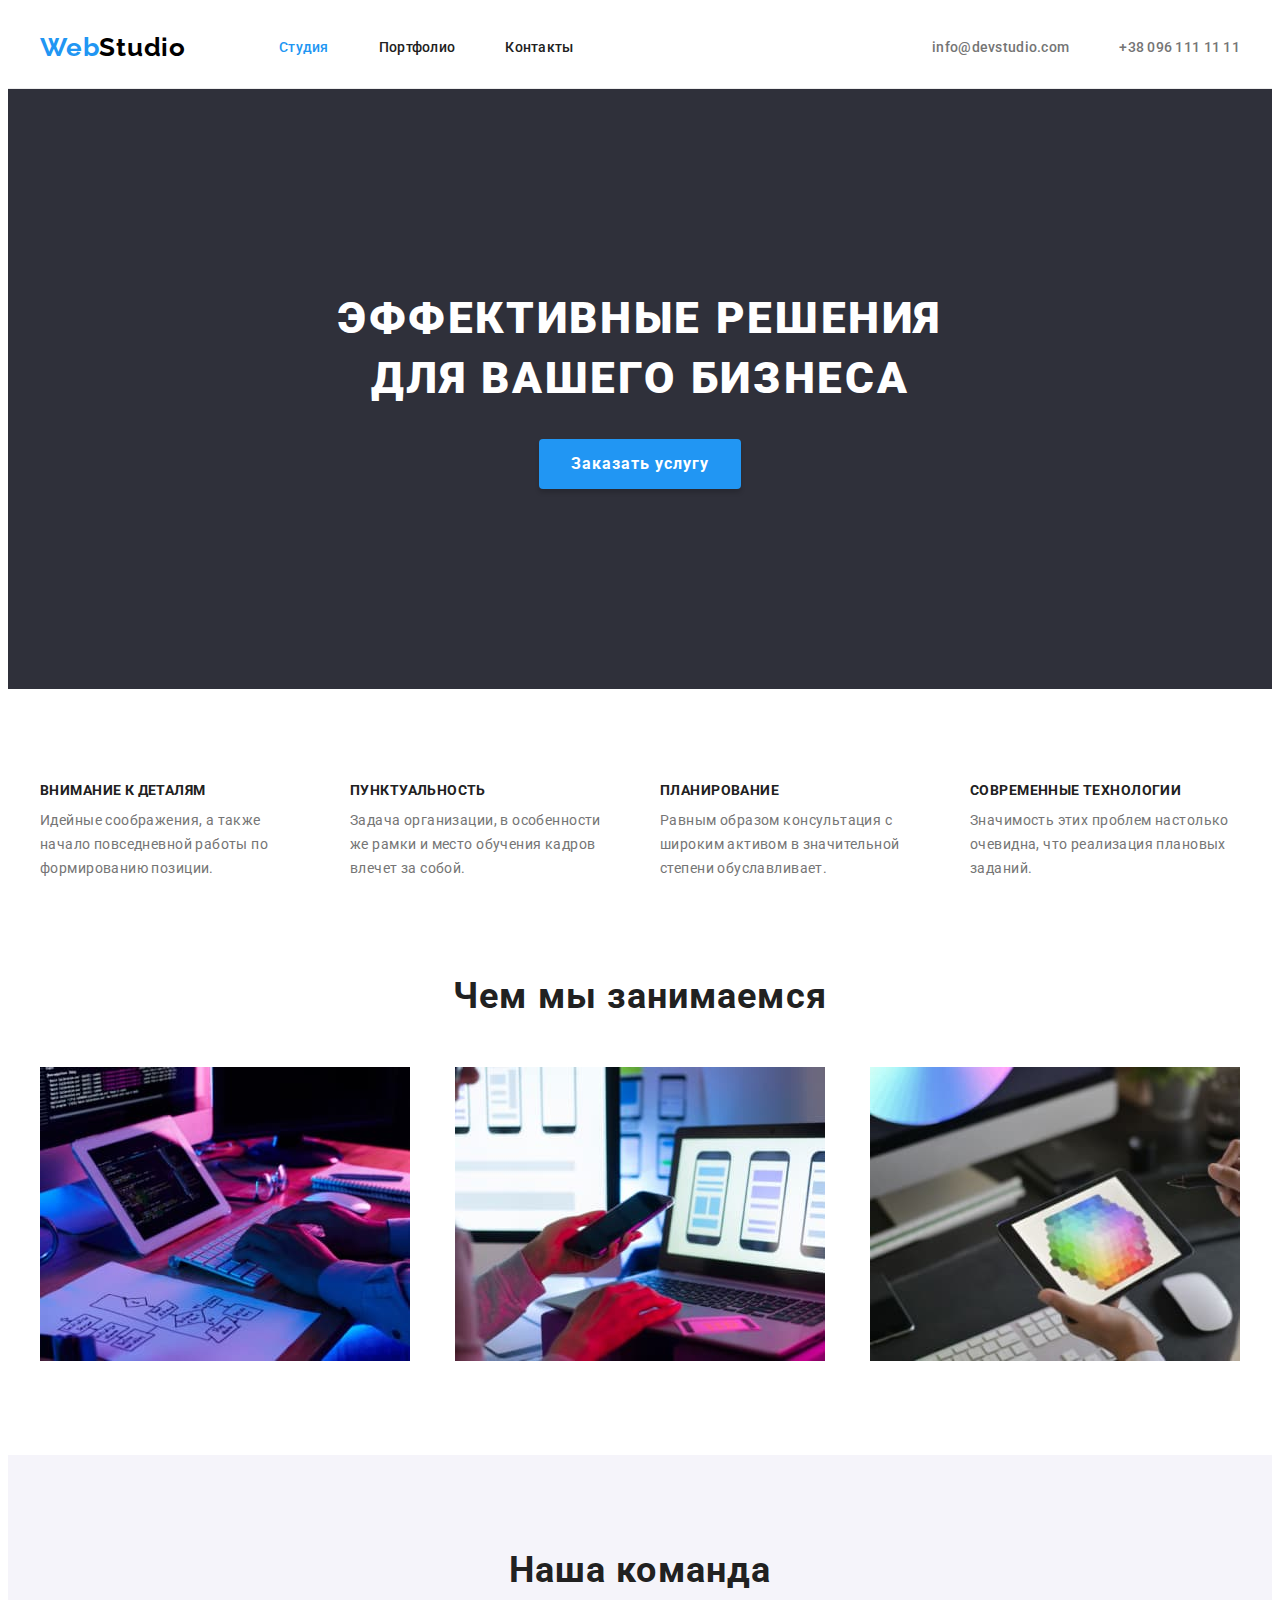
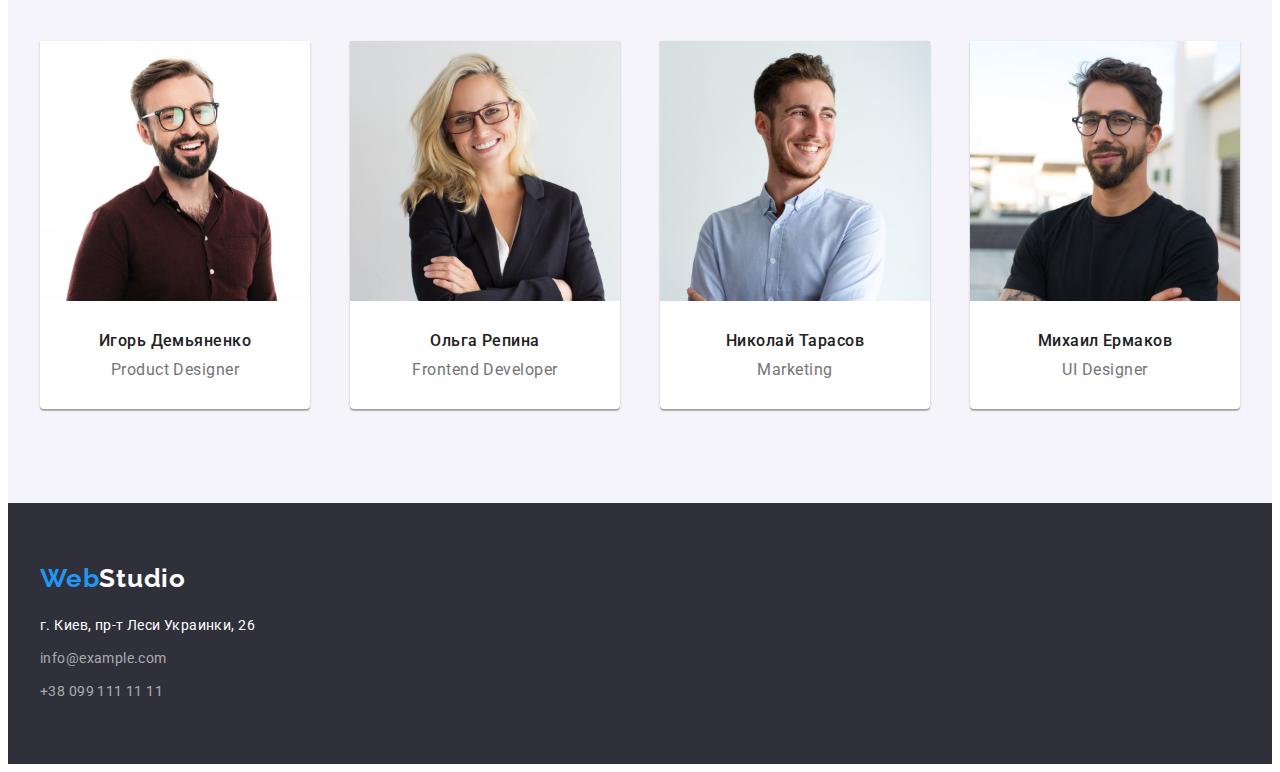
<file: index.html>
<!DOCTYPE html>
<html lang="ru">

<head>
    <meta charset="UTF-8">
    <meta http-equiv="X-UA-Compatible" content="IE=edge">
    <meta name="viewport" content="width=device-width, initial-scale=1.0">
    <title>WebStudio</title>
    <link rel="preconnect" href="https://fonts.googleapis.com">
    <link rel="preconnect" href="https://fonts.gstatic.com" crossorigin>
    <link
        href="https://fonts.googleapis.com/css2?family=Raleway:wght@700&family=Roboto:wght@400;500;700;900&display=swap"
        rel="stylesheet">
    <link rel="stylesheet" href="https://cdnjs.cloudflare.com/ajax/libs/modern-normalize/1.1.0/modern-normalize.min.css"
        integrity="sha512-wpPYUAdjBVSE4KJnH1VR1HeZfpl1ub8YT/NKx4PuQ5NmX2tKuGu6U/JRp5y+Y8XG2tV+wKQpNHVUX03MfMFn9Q=="
        crossorigin="anonymous" referrerpolicy="no-referrer" />

    <link rel="stylesheet" href="styles/styles.css">

</head>

<body>
    <!-- Шапка -->
    <header class="page-header">
        <div class="container header-nav">
            <nav class="page-nav">
                <a href="./index.html" class="header-logo"><span class="logo-first-part">Web</span>Studio</a>

                <ul class="site-nav list">
                    <li class="item"><a href="./index.html" class="link current">Студия</a></li>
                    <li class="item"><a href="./portfolio.html" class="link">Портфолио</a></li>
                    <li class="item"><a href="#main-footer" class="link"> Контакты</a></li>
                </ul>
            </nav>

            <ul class="header-contact list">
                <li class="item"><a href="mailto:info@devstudio.com" class="link">info@devstudio.com</a></li>
                <li class="item"><a href="tel:+380961111111" class="link">+38 096 111 11 11</a></li>
            </ul>
        </div>
    </header>

    <!-- Тело страницы -->
    <main>
        <!-- Баннер -->
        <section class="banner">
            <div class="container">
                <h1 class="banner-title">ЭФФЕКТИВНЫЕ РЕШЕНИЯ ДЛЯ ВАШЕГО БИЗНЕСА</h1>
                <button type="button" class="banner-btn">Заказать услугу</button>
            </div>
        </section>

        <!-- Особенности -->
        <section class="section peculiarities">
            <div class="container">
                <!-- Скрытый заголовок -->
                <h2 class="section-title visually-hidden">ОСОБЕННОСТИ</h2>
                <ul class="peculiarities-list list">
                    <li class="item">
                        <h3 class="title">Внимание к деталям</h3>
                        <p class="text">Идейные соображения, а также начало повседневной работы по
                            формированию позиции.</p>
                    </li>
                    <li class="item">
                        <h3 class="title">ПУНКТУАЛЬНОСТЬ</h3>
                        <p class="text">Задача организации, в особенности же рамки и место обучения
                            кадров влечет за собой.</p>
                    </li>
                    <li class="item">
                        <h3 class="title">ПЛАНИРОВАНИЕ</h3>
                        <p class="text">Равным образом консультация с широким активом в значительной
                            степени обуславливает.</p>
                    </li>
                    <li class="item">
                        <h3 class="title">СОВРЕМЕННЫЕ ТЕХНОЛОГИИ</h3>
                        <p class="text">Значимость этих проблем настолько очевидна, что реализация
                            плановых заданий.</p>
                    </li>

                </ul>
            </div>
        </section>

        <!-- Чем мы занимаемся -->
        <section class="section work">
            <div class="container">
                <h2 class="section-title">Чем мы занимаемся</h2>
                <ul class="work-list list">
                    <li>
                        <img src="./images/box1.jpg" alt="Написание веб сайтов" width="370" height="294">
                    </li>
                    <li>
                        <img src="./images/box2.jpg" alt="Написание прложений" width="370" height="294">
                    </li>
                    <li>
                        <img src="./images/box3.jpg" alt="Дизайн" width="370" height="294">
                    </li>
                </ul>
            </div>
        </section>

        <!-- Наша команда -->
        <section class="section team">
            <div class="container">
                <h2 class="section-title">Наша команда</h2>
                <ul class="team-list list">
                    <li class="item">
                        <img src="./images/person1.jpg" class="img" alt="Сотрудник" width="270" height="260">
                        <h3 class="title">Игорь Демьяненко</h3>
                        <p class="text" lang="en">Product Designer</p>
                    </li>
                    <li class="item">
                        <img src="./images/person2.jpg" class="img" alt="Сотрудник" width="270" height="260">
                        <h3 class="title">Ольга Репина</h3>
                        <p class="text" lang="en">Frontend Developer</p>
                    </li>
                    <li class="item">
                        <img src="./images/person3.jpg" class="img" alt="Сотрудник" width="270" height="260">
                        <h3 class="title">Николай Тарасов</h3>
                        <p class="text" lang="en">Marketing</p>
                    </li>
                    <li class="item">
                        <img src="./images/person4.jpg" class="img" alt="Сотрудник" width="270" height="260">
                        <h3 class="title">Михаил Ермаков</h3>
                        <p class="text" lang="en">UI Designer</p>
                    </li>
                </ul>
            </div>
        </section>
    </main>

    <!-- Футтер -->
    <footer class="page-footer" id="main-footer">
        <div class="container"><a href="./index.html" class="footer-logo"><span
                    class="logo-first-part">Web</span>Studio</a>

            <address>
                <ul class="footer-contact list">
                    <li>
                        <p class="footer-adress">г. Киев, пр-т Леси Украинки, 26</p>
                    </li>
                    <li><a href="mailto:info@example.com" class="link mail">info@example.com</a></li>
                    <li><a href="tel:+380991111111" class="link tel">+38 099 111 11 11</a></li>
                </ul>
            </address>
        </div>

    </footer>
</body>

</html>
</file>
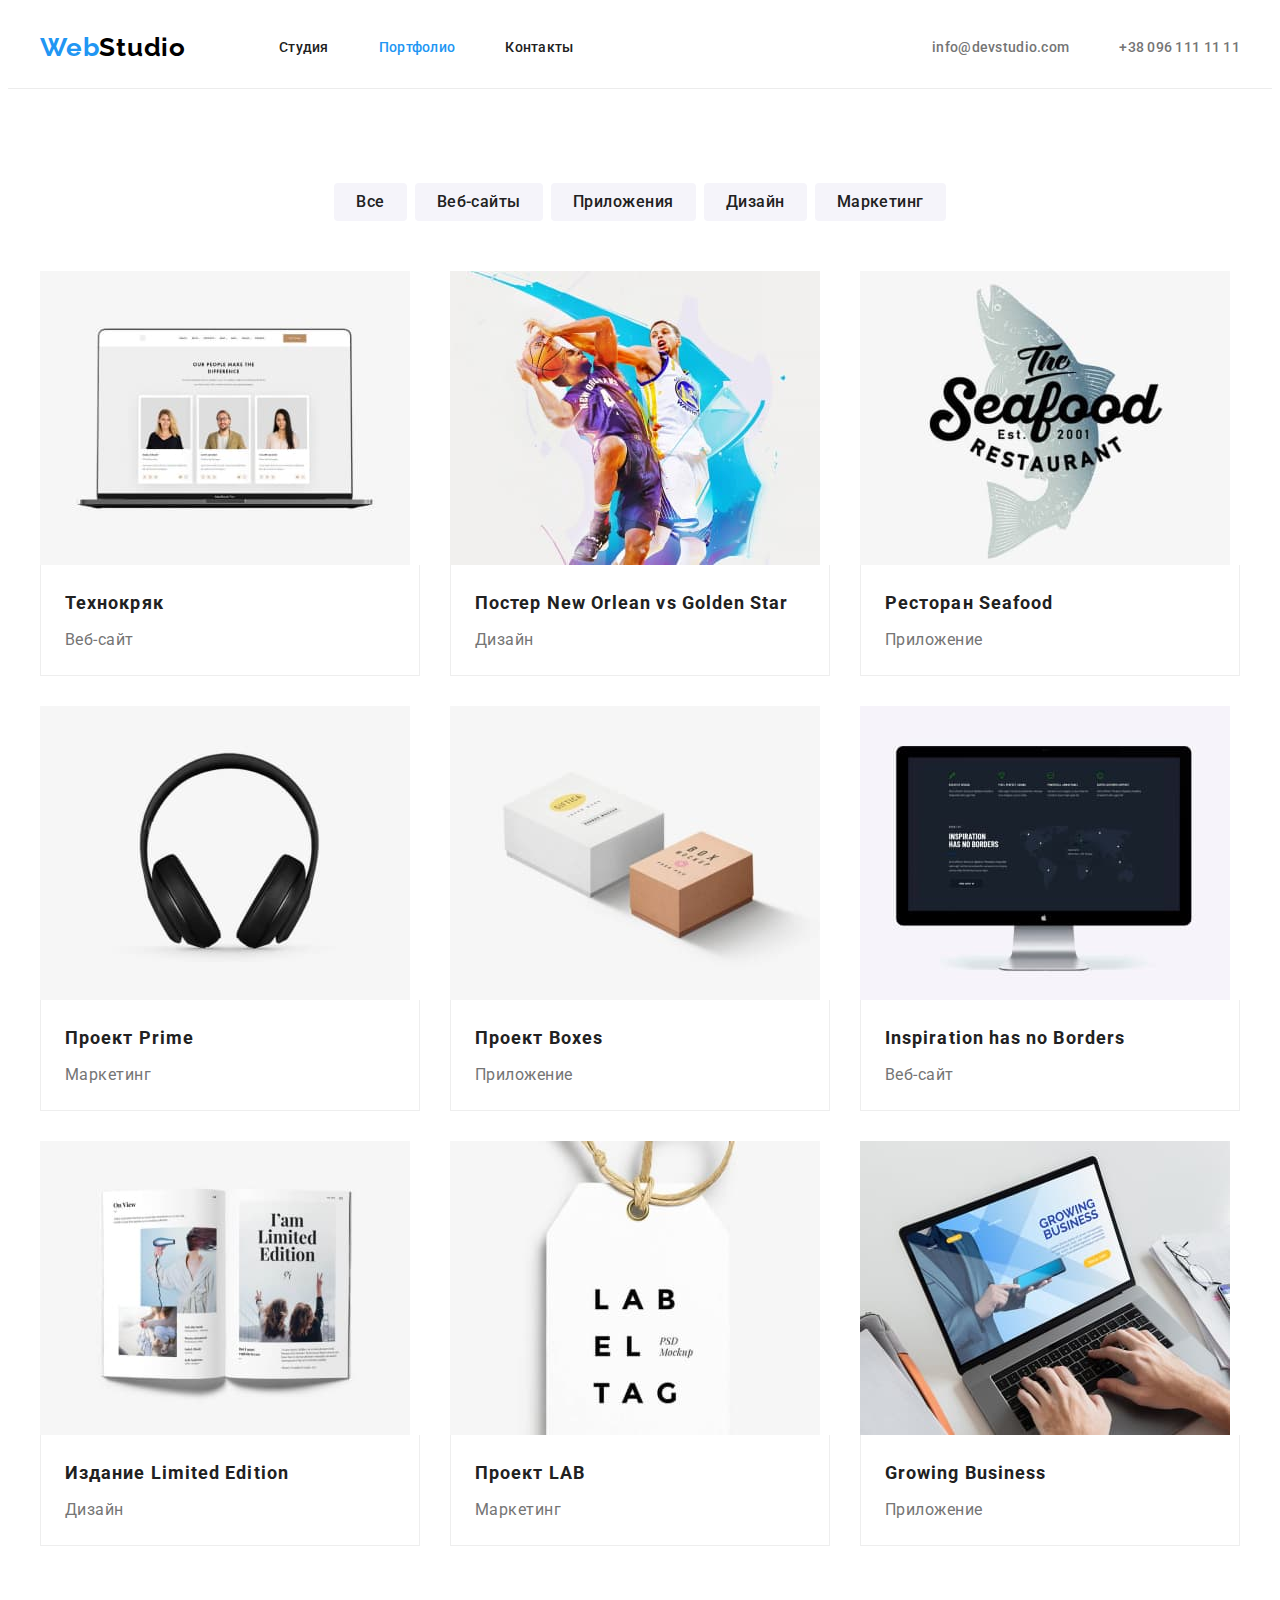
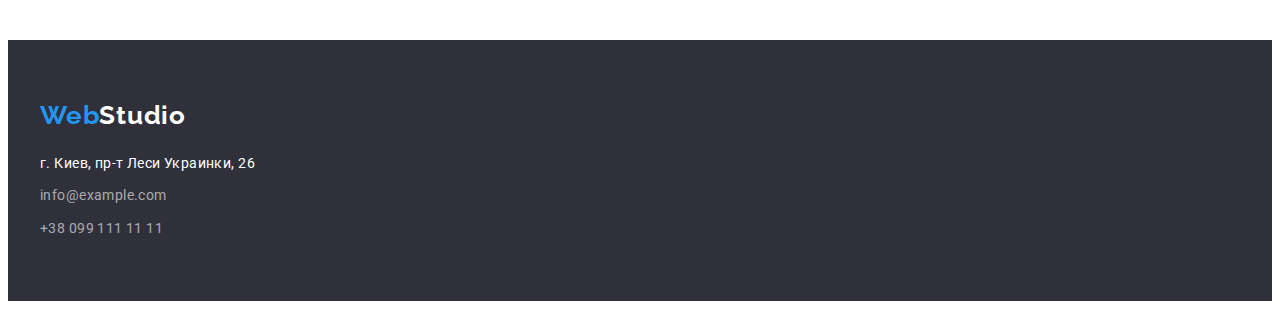
<file: portfolio.html>
<!DOCTYPE html>
<html lang="ru">

<head>
    <meta charset="UTF-8">
    <meta http-equiv="X-UA-Compatible" content="IE=edge">
    <meta name="viewport" content="width=device-width, initial-scale=1.0">
    <title>WebStudio</title>
    <link rel="preconnect" href="https://fonts.googleapis.com">
    <link rel="preconnect" href="https://fonts.gstatic.com" crossorigin>
    <link
        href="https://fonts.googleapis.com/css2?family=Raleway:wght@700&family=Roboto:wght@400;500;700;900&display=swap"
        rel="stylesheet">
    <link rel="stylesheet" href="https://cdnjs.cloudflare.com/ajax/libs/modern-normalize/1.1.0/modern-normalize.min.css"
        integrity="sha512-wpPYUAdjBVSE4KJnH1VR1HeZfpl1ub8YT/NKx4PuQ5NmX2tKuGu6U/JRp5y+Y8XG2tV+wKQpNHVUX03MfMFn9Q=="
        crossorigin="anonymous" referrerpolicy="no-referrer" />

    <link rel="stylesheet" href="styles/styles.css">
</head>

<body>
    <!-- Шапка -->
    <header class="page-header">
        <div class="container header-nav">
            <nav class="page-nav">
                <a href="./index.html" class="header-logo"><span class="logo-first-part">Web</span>Studio</a>

                <ul class="site-nav list">
                    <li class="item"><a href="./index.html" class="link">Студия</a></li>
                    <li class="item"><a href="./portfolio.html" class="link current">Портфолио</a></li>
                    <li class="item"><a href="#portfolio-footer" class="link"> Контакты</a></li>
                </ul>
            </nav>

            <ul class="header-contact list">
                <li class="item"><a href="mailto:info@devstudio.com" class="link">info@devstudio.com</a></li>
                <li class="item"><a href="tel:+380961111111" class="link">+38 096 111 11 11</a></li>
            </ul>
        </div>
    </header>

    <!-- Тело страницы -->
    <main>
        <section class="portfolio">
            <div class="container">
                <!-- Скрытый заголовок -->
                <h1 class="visually-hidden">Портофолио</h1>
                <ul class="portfolio-filter list">
                    <li class="item"><button type="button" class="btn">Все</button></li>
                    <li class="item"><button type="button" class="btn">Веб-сайты</button></li>
                    <li class="item"><button type="button" class="btn">Приложения</button></li>
                    <li class="item"><button type="button" class="btn">Дизайн</button></li>
                    <li class="item"><button type="button" class="btn">Маркетинг</button></li>
                </ul>

                <ul class="portfolio-project list">
                    <li class="item">
                        <a href="" class="link">
                            <img src="./images/portfolio-img/portfolio-project-1.jpg" class="img"
                                alt="Ноутбук с изображением веб-сайта" width="370" height="294">
                            <div class="img-sign">
                                <h2 class="title">Технокряк</h2>
                                <p class="text">Веб-сайт</p>
                            </div>
                        </a>
                    </li>
                    <li class="item">
                        <a href="" class="link">
                            <img src="./images/portfolio-img/portfolio-project-2.jpg" class="img"
                                alt="Два баскетболиста" width="370" height="294">
                            <div class="img-sign">
                                <h2 class="title">Постер New Orlean vs Golden Star</h2>
                                <p class="text">Дизайн</p>
                            </div>
                        </a>
                    </li>
                    <li class="item">
                        <a href="" class="link">
                            <img src=" ./images/portfolio-img/portfolio-project-3.jpg" class="img"
                                alt="Рыба с логотипом компании" width="370" height="294">
                            <div class="img-sign">
                                <h2 class="title">Ресторан Seafood</h2>
                                <p class="text">Приложение</p>
                            </div>
                        </a>
                    </li>
                    <li class="item">
                        <a href="" class="link">
                            <img src=" ./images/portfolio-img/portfolio-project-4.jpg" class="img" alt="Черные наушники"
                                width="370" height="294">
                            <div class="img-sign">
                                <h2 class="title">Проект Prime</h2>
                                <p class="text">Маркетинг</p>
                            </div>
                        </a>
                    </li>
                    <li class="item">
                        <a href="" class="link">
                            <img src=" ./images/portfolio-img/portfolio-project-5.jpg" class="img" alt="Две коробки"
                                width="370" height="294">
                            <div class="img-sign">
                                <h2 class="title">Проект Boxes</h2>
                                <p class="text">Приложение</p>
                            </div>
                        </a>
                    </li>
                    <li class="item">
                        <a href="" class="link">
                            <img src=" ./images/portfolio-img/portfolio-project-6.jpg" class="img"
                                alt="Монитор с изображением веб-сайта" width="370" height="294">
                            <div class="img-sign">
                                <h2 class="title">Inspiration has no Borders</h2>
                                <p class="text">Веб-сайт</p>
                            </div>
                        </a>
                    </li>
                    <li class="item">
                        <a href="" class="link">
                            <img src=" ./images/portfolio-img/portfolio-project-7.jpg" class="img"
                                alt="Развернутая книга" width="370" height="294">
                            <div class="img-sign">
                                <h2 class="title">Издание Limited Edition</h2>
                                <p class="text">Дизайн</p>
                            </div>
                        </a>
                    </li>
                    <li class="item">
                        <a href="" class="link">
                            <img src=" ./images/portfolio-img/portfolio-project-8.jpg" class="img"
                                alt="Ярлычок с логотипом" width="370" height="294">
                            <div class="img-sign">
                                <h2 class="title">Проект LAB</h2>
                                <p class="text">Маркетинг</p>
                            </div>
                        </a>
                    </li>
                    <li class="item">
                        <a href="" class="link">
                            <img src=" ./images/portfolio-img/portfolio-project-9.jpg" class="img"
                                alt="Ноутбук с изображением телефона" width="370" height="294">
                            <div class="img-sign">
                                <h2 class="title">Growing Business</h2>
                                <p class="text">Приложение</p>
                            </div>
                        </a>
                    </li>

                </ul>
            </div>
        </section>
    </main>

    <!-- Футтер -->
    <footer class="page-footer" id="portfolio-footer">
        <div class="container"><a href="./index.html" class="footer-logo"><span
                    class="logo-first-part">Web</span>Studio</a>

            <address>
                <ul class="footer-contact list">
                    <li>
                        <p class="footer-adress">г. Киев, пр-т Леси Украинки, 26</p>
                    </li>
                    <li><a href="mailto:info@example.com" class="link mail">info@example.com</a></li>
                    <li><a href="tel:+380991111111" class="link tel">+38 099 111 11 11</a></li>
                </ul>
            </address>
        </div>
    </footer>
</body>

</html>
</file>
<file: styles/styles.css>
:root {
  --text-primary-black-color: #212121;
  --text-second-black-color: #757575;
  --text-third-white-color: #ffffff;

  --focus-color: #2196f3;
  --focus-second-color: #188ce8; /* focus кнопки на баннере */

  --text-logo-black-color: #000000;
  --text-contact-footer-white-color: rgba(255, 255, 255, 0.6); /* tel и mail в футере */

  --background-primary-color: #ffffff;
  --background-second-color: #2f303a;
  --background-third-color: #f5f4fa;

  --border-header-line: #ececec;
  --border-portfolio-card: #eeeeee;

  --shadow-main-button: rgba(0, 0, 0, 0.15);
  --shadow-team-item-card: 0px 1px 3px rgba(0, 0, 0, 0.12), 0px 1px 1px rgba(0, 0, 0, 0.14),
    0px 2px 1px rgba(0, 0, 0, 0.2);
  --shadow-portfolio-filter: 0px 3px 1px rgba(0, 0, 0, 0.1), 0px 1px 2px rgba(0, 0, 0, 0.08),
    0px 2px 2px rgba(0, 0, 0, 0.12);
}

/* 
font-family: 'Raleway', sans-serif;
font-family: 'Roboto', sans-serif; 
*/

.list {
  list-style: none;
  padding: 0;
  margin: 0;
}

h1,
h2,
h3,
p {
  margin-top: 0;
  margin-bottom: 0;
}
img {
  display: block;
  max-width: 100%;
  height: auto;
}

.container {
  margin-left: auto;
  margin-right: auto;
  width: 1200px;
  padding-left: 15px;
  padding-right: 15px;
}

body {
  background: var(--background-primary-color);
  color: var(--text-primary-black-color);
  font-family: 'Roboto', sans-serif;
}

/* header */
.page-header {
  border-bottom: 1px solid var(--border-header-line);
}
.header-nav {
  display: flex;
  align-items: center;
}

.page-nav {
  display: flex;
  align-items: center;
}

/* header logo */
.header-logo {
  text-decoration: none;
  color: var(--text-logo-black-color);
  font-family: 'Raleway', sans-serif;
  font-weight: 700;
  font-size: 26px;
  line-height: 1.2;
  letter-spacing: 0.03em;

  display: inline-block;

  padding-top: 24px;
  padding-bottom: 25px;
  /* margin-top: 24px;
  margin-bottom: 25px; */
  margin-right: 93px;
}

.logo-first-part {
  color: var(--focus-color);
}

/* header link navigation */
.site-nav {
  display: flex;
}

.site-nav .item:not(:last-child) {
  margin-right: 50px;
}

.site-nav .link {
  display: block;
  padding-top: 32px;
  padding-bottom: 32px;

  text-decoration: none;
  color: var(--text-primary-black-color);
  font-weight: 500;
  font-size: 14px;
  line-height: 1.14;
  letter-spacing: 0.02em;
}
.site-nav .link.current {
  color: var(--focus-color);
}

/* header contact */
.header-contact {
  display: flex;
  margin-left: auto;
}
.header-contact .item:not(:last-child) {
  margin-right: 50px;
}

.header-contact .link {
  display: block;
  padding-top: 32px;
  padding-bottom: 32px;

  text-decoration: none;
  color: var(--text-second-black-color);
  font-weight: 500;
  font-size: 14px;
  line-height: 1.14;
  letter-spacing: 0.02em;
}

.site-nav .link:hover,
.site-nav .link:focus,
.header-contact .link:hover,
.header-contact .link:focus {
  color: var(--focus-color);
}

/* main */
/* main section banner */
.banner {
  background-color: var(--background-second-color); /* временно */

  text-align: center;

  /* временно ↓ */
  padding-top: 200px;
  padding-bottom: 200px;
}

.banner-title {
  color: var(--text-third-white-color);
  font-weight: 900;
  font-size: 44px;
  line-height: 1.36;
  text-align: center;
  letter-spacing: 0.06em;
  text-transform: uppercase;

  width: 700px;
  margin: 0 auto 30px auto;
}

.banner-btn {
  display: inline-block;
  background-color: var(--focus-color);
  color: var(--text-third-white-color);
  font-family: inherit;
  font-weight: 700;
  font-size: 16px;
  line-height: 1.88;
  letter-spacing: 0.06em;

  min-width: 200px;
  padding: 10px 32px;

  border-style: inherit;
  box-shadow: 0px 4px 4px var(--shadow-main-button);
  border-radius: 4px;
  cursor: pointer;
}
.banner-btn:hover,
.banner-btn:focus {
  background-color: var(--focus-second-color);
}

/* main all section name h2*/
.section-title {
  font-size: 36px;
  line-height: 1.17;
  text-align: center;
  letter-spacing: 0.03em;

  margin-bottom: 50px;
}

/* main section peculiarities */

.section.peculiarities {
  /* background-color: darkgoldenrod; */
  padding-top: 94px;
  padding-bottom: 94px;
}

/* скрываем заголовок */
.visually-hidden {
  position: absolute;
  width: 1px;
  height: 1px;
  margin: -1px;
  border: 0;
  padding: 0;
  white-space: nowrap;
  clip-path: inset(100%);
  clip: rect(0 0 0 0);
  overflow: hidden;
}

.peculiarities-list {
  display: flex;
  justify-content: space-between;
}

.peculiarities-list .item {
  width: 270px;
}

.peculiarities-list .title {
  font-size: 14px;
  line-height: 1.14;
  letter-spacing: 0.03em;
  text-transform: uppercase;

  margin-bottom: 10px;
}

.peculiarities-list .text {
  color: var(--text-second-black-color);
  font-size: 14px;
  line-height: 1.71;
  letter-spacing: 0.03em;
}

/* section work */
.section.work {
  /* на макете у этой секции нет верхнего падинга в 94px */
  /* padding-top: 94px; */
  padding-bottom: 94px;
}

.work-list {
  display: flex;
  justify-content: space-between;
}

/* section team */
.team {
  background-color: var(--background-third-color);
  padding-top: 94px;
  padding-bottom: 94px;
}

.team-list {
  display: flex;
  justify-content: space-between;
}
.team-list .item {
  background-color: var(--background-primary-color);
  box-shadow: var(--shadow-team-item-card);
  border-radius: 0px 0px 4px 4px;
}

.team-list .img {
  margin-bottom: 30px;
}
.team-list .title {
  font-weight: 500;
  font-size: 16px;
  line-height: 1.19;
  text-align: center;
  letter-spacing: 0.03em;

  margin-bottom: 10px;
}
.team-list .text {
  color: var(--text-second-black-color);
  font-size: 16px;
  line-height: 1.19;
  text-align: center;
  letter-spacing: 0.03em;

  margin-bottom: 30px;
}

/* footer */
.page-footer {
  background-color: var(--background-second-color);
  padding-top: 60px;
  padding-bottom: 60px;
}

/* footer logo*/
.footer-logo {
  display: inline-block;
  text-decoration: none;
  color: var(--background-primary-color);
  font-family: 'Raleway', sans-serif;
  font-weight: 700;
  font-size: 26px;
  line-height: 1.2;
  letter-spacing: 0.03em;

  margin-bottom: 20px;
}

/* footer adress*/
.page-footer address {
  font-style: normal;
}

.footer-adress {
  color: var(--text-third-white-color);
  font-size: 14px;
  line-height: 1.71;
  letter-spacing: 0.03em;

  margin-bottom: 9px;
}

.footer-contact .mail {
  display: inline-block;
  margin-bottom: 9px;
}

/* footer contact link*/
.footer-contact .link {
  text-decoration: none;
  color: var(--text-contact-footer-white-color);
  font-weight: 400;
  font-size: 14px;
  line-height: 1.71;
  letter-spacing: 0.03em;
}
/* footer focus on tel and mail*/
.footer-contact .link:hover,
.footer-contact .link:focus {
  text-decoration: none;
  color: var(--focus-color);
}

/* portfolio */

.portfolio {
  padding-top: 94px;
  padding-bottom: 94px;
}

/* portfolio filter-button  */
.portfolio-filter {
  display: flex;
  justify-content: center;

  margin-bottom: 50px;
}

.portfolio-filter .item:not(:last-child) {
  margin-right: 8px;
}

.portfolio-filter .btn {
  background-color: var(--background-third-color);
  color: var(--text-primary-black-color);
  font-family: inherit;
  font-weight: 500;
  font-size: 16px;
  line-height: 1.62;
  letter-spacing: 0.03em;

  cursor: pointer;
  padding: 6px 22px;
  border-style: inherit;
  border-radius: 4px;
}

.portfolio-filter .btn:hover,
.portfolio-filter .btn:focus {
  background-color: var(--focus-color);
  color: var(--text-third-white-color);
  box-shadow: var(--shadow-portfolio-filter);
}

/*Portfolio cards */
.portfolio-project {
  display: flex;
  flex-wrap: wrap;
  margin-top: -30px;
  margin-left: -30px;
}

.portfolio-project .item {
  /* border: 1px solid var(--border-portfolio-card); */

  flex-basis: calc(100% / 3 - 30px);
  margin-top: 30px;
  margin-left: 30px;
}

/* .portfolio-project .item:nth-child(3n) {
  margin-right: 0;
}
.portfolio-project .item:nth-last-child(-n + 3) {
  margin-bottom: 0;
} */

.portfolio-project .img-sign {
  padding: 20px 24px;

  border-right: 1px solid var(--border-portfolio-card);
  border-bottom: 1px solid var(--border-portfolio-card);
  border-left: 1px solid var(--border-portfolio-card);
}

.portfolio-project .title {
  color: var(--text-primary-black-color);
  font-size: 18px;
  line-height: 2;
  letter-spacing: 0.06em;

  margin-bottom: 4px;
}

.portfolio-project .text {
  color: var(--text-second-black-color);
  font-size: 16px;
  line-height: 1.88;
  letter-spacing: 0.03em;
}

.portfolio-project .link {
  text-decoration: none;
}
</file>
